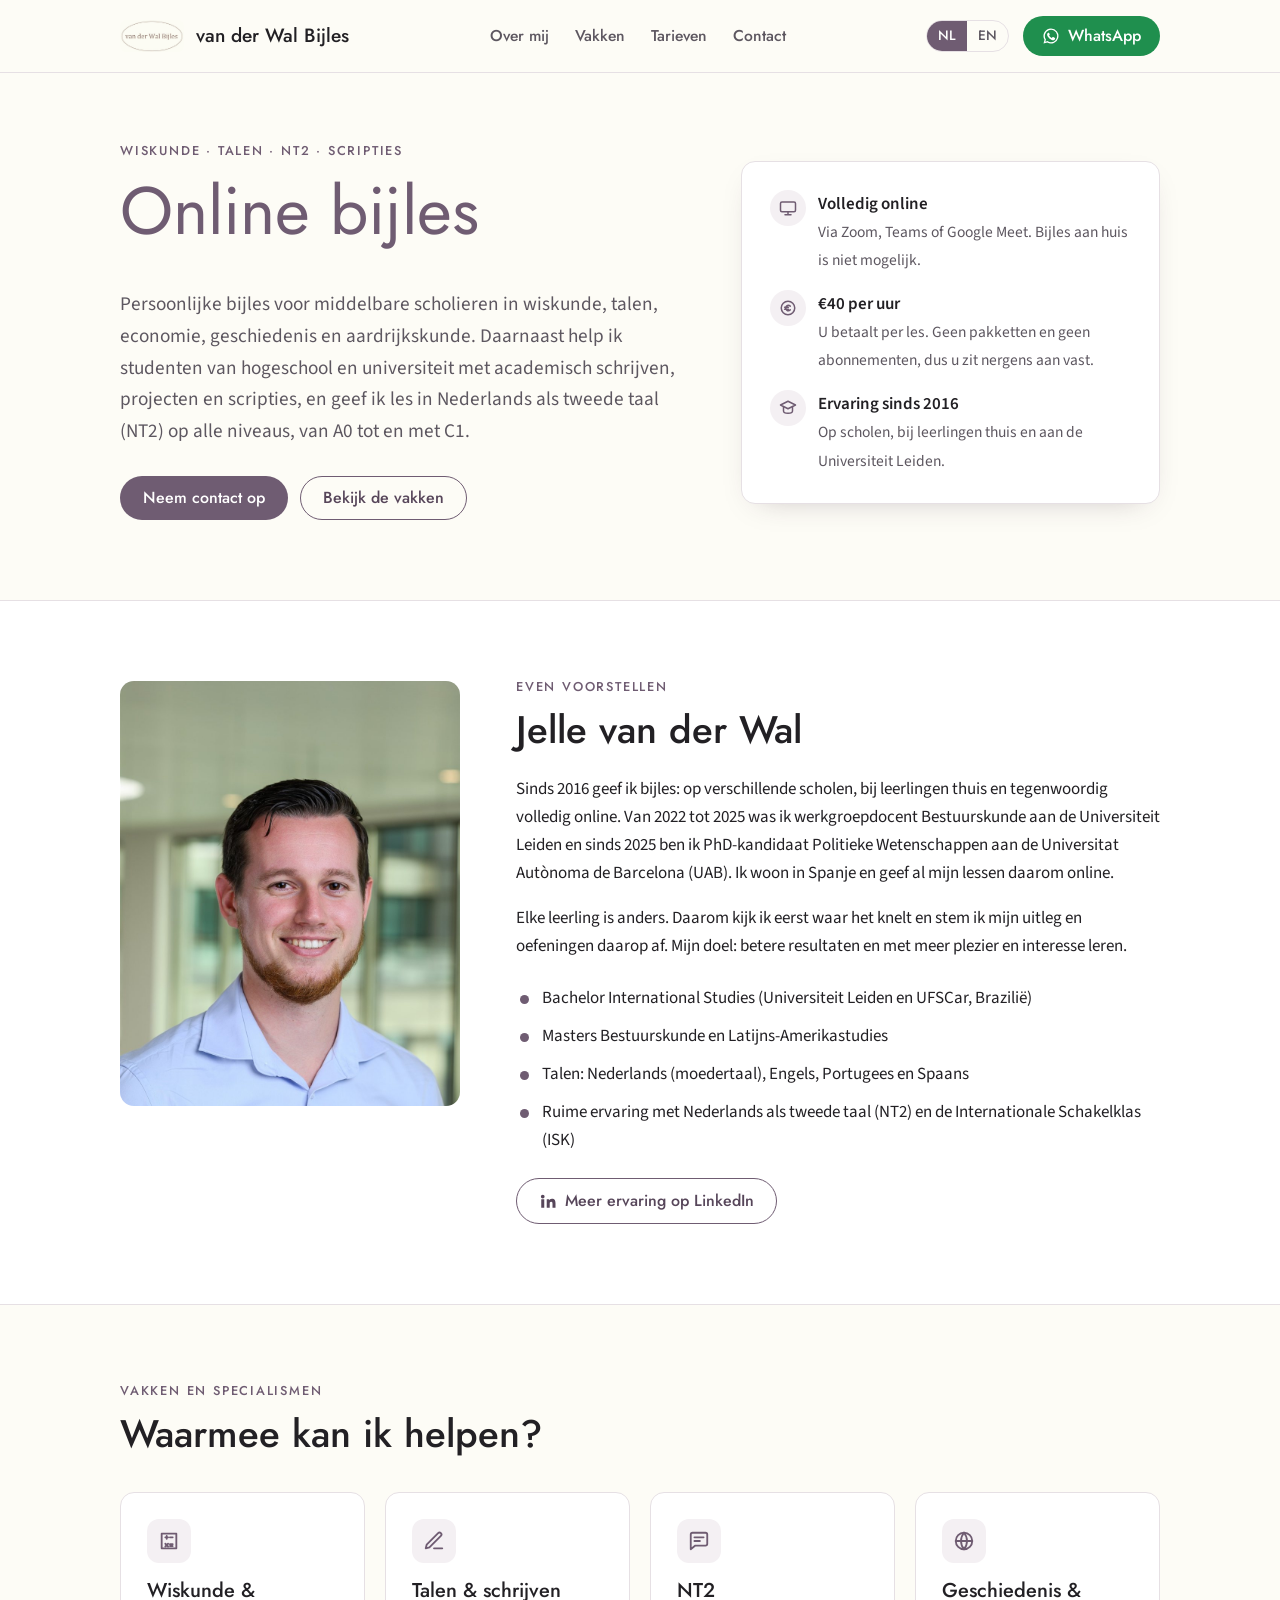
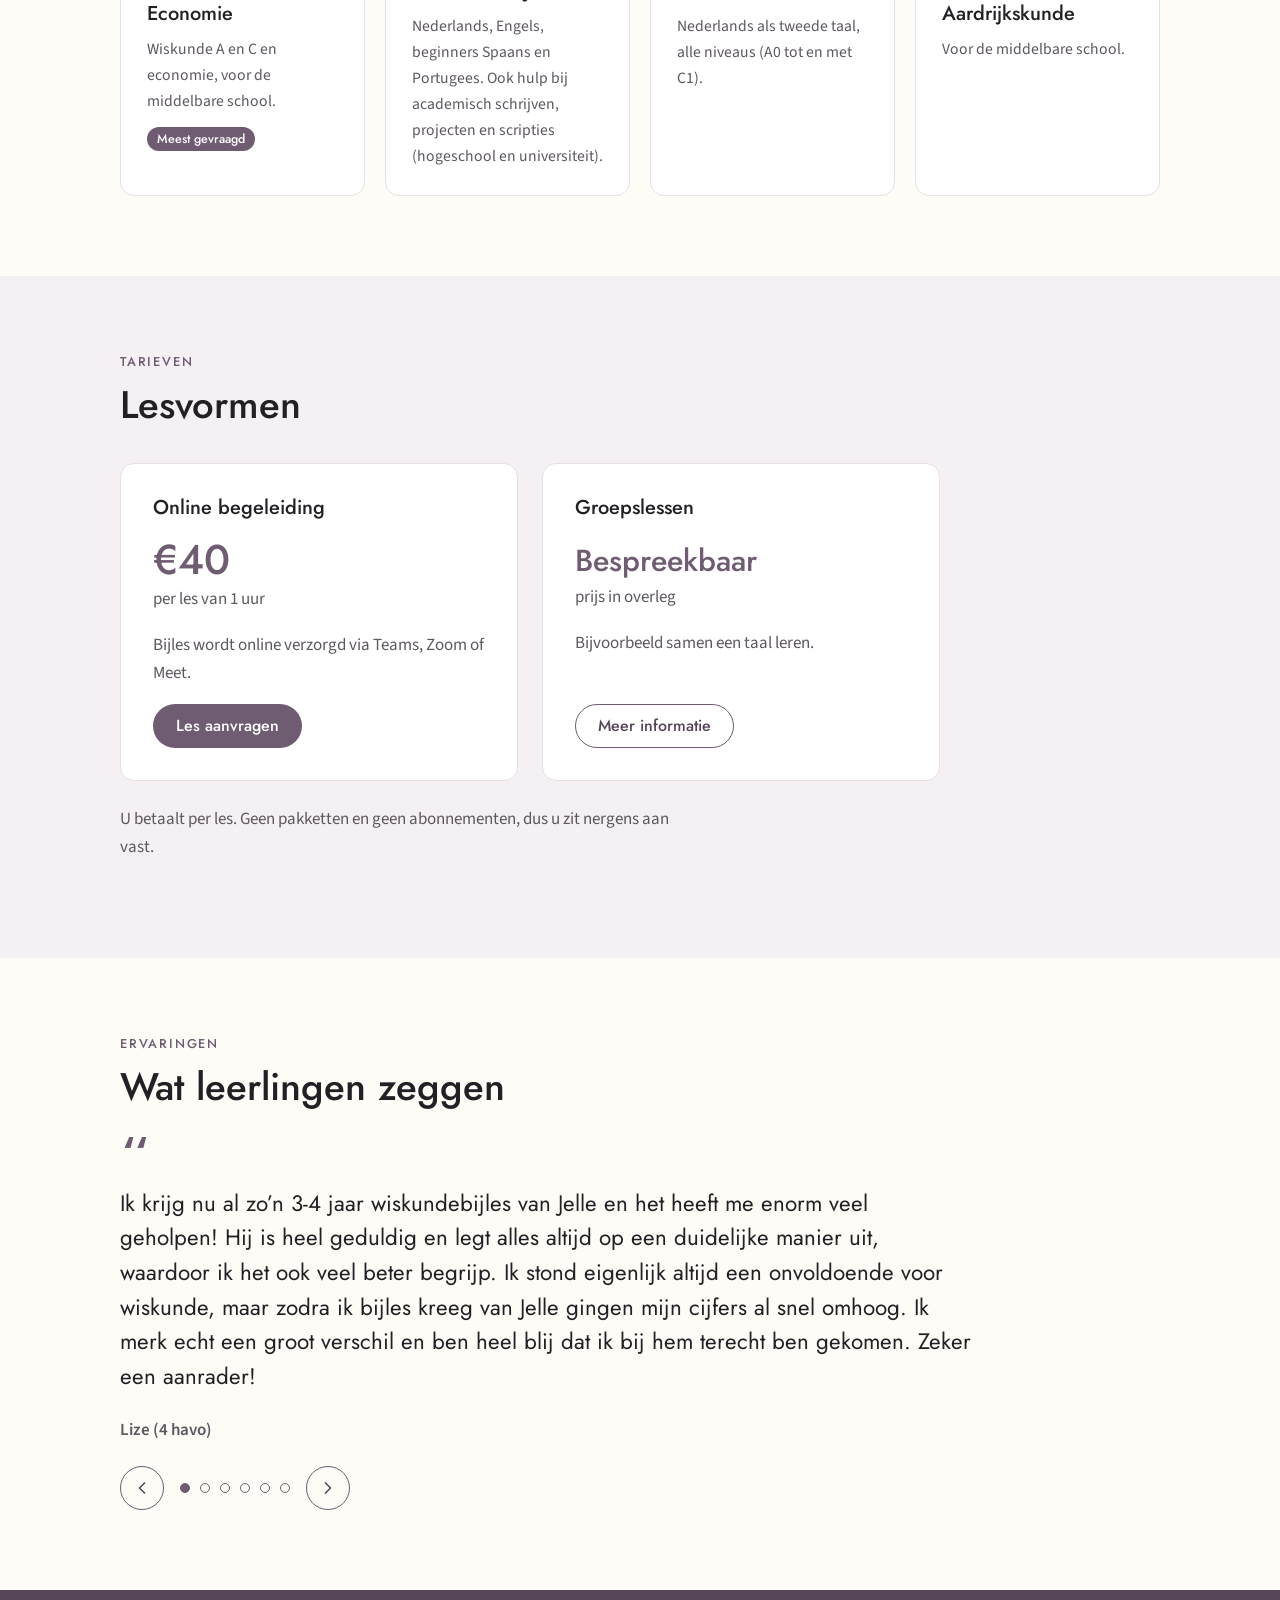
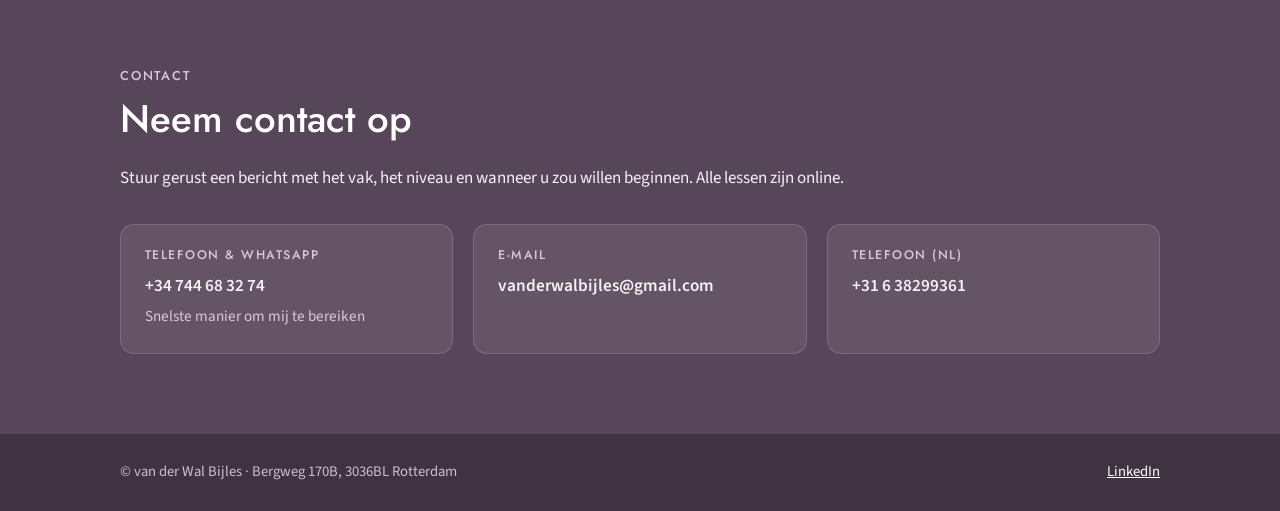
<file: index.html>
<!doctype html>
<html lang="nl">
<head>
<meta charset="utf-8">
<meta name="viewport" content="width=device-width, initial-scale=1">
<title>Online bijles wiskunde, talen en NT2 | van der Wal Bijles</title>
<meta name="description" content="Persoonlijke online bijles voor middelbare scholieren in wiskunde, talen, economie, geschiedenis en aardrijkskunde. Hulp bij academisch schrijven en scripties, en NT2 op alle niveaus. €40 per uur.">
<link rel="alternate" hreflang="nl" href="https://jellewvdwal.github.io/bijles/">
<link rel="alternate" hreflang="en" href="https://jellewvdwal.github.io/bijles/en/">
<link rel="preconnect" href="https://fonts.googleapis.com">
<link rel="preconnect" href="https://fonts.gstatic.com" crossorigin>
<link href="https://fonts.googleapis.com/css2?family=Jost:wght@400;500;600&family=Source+Sans+3:wght@400;600&display=swap" rel="stylesheet">
<link rel="stylesheet" href="css/style.css">
</head>
<body>

<header>
  <div class="wrap nav">
    <a class="brand" href="#top"><img src="img/logo.jpg" alt="Logo van der Wal Bijles"><span>van der Wal Bijles</span></a>
    <ul>
      <li><a href="#over-mij">Over mij</a></li>
      <li><a href="#vakken">Vakken</a></li>
      <li><a href="#tarieven">Tarieven</a></li>
      <li><a href="#contact">Contact</a></li>
    </ul>
    <div class="nav-right">
    <nav class="lang" aria-label="Taal / Language">
      <span aria-current="page" lang="nl">NL</span>
      <a href="en/" lang="en" hreflang="en">EN</a>
    </nav>
    <a class="btn btn-wa" href="https://wa.me/34744683274" aria-label="WhatsApp">
      <svg viewBox="0 0 24 24" fill="currentColor" aria-hidden="true"><path d="M12 2a10 10 0 0 0-8.6 15.1L2 22l5-1.3A10 10 0 1 0 12 2Zm0 18.2a8.2 8.2 0 0 1-4.2-1.2l-.3-.2-3 .8.8-2.9-.2-.3A8.2 8.2 0 1 1 12 20.2Zm4.5-6.1c-.2-.1-1.5-.7-1.7-.8-.2-.1-.4-.1-.6.1l-.8 1c-.1.2-.3.2-.5.1a6.7 6.7 0 0 1-3.3-2.9c-.2-.4.2-.4.7-1.3.1-.2 0-.3 0-.4l-.8-1.8c-.2-.5-.4-.4-.6-.4h-.5a1 1 0 0 0-.7.3 3 3 0 0 0-.9 2.2 5.2 5.2 0 0 0 1.1 2.7 11.8 11.8 0 0 0 4.5 4c1.7.7 2.3.8 3.2.6.5-.1 1.5-.6 1.7-1.2.2-.6.2-1.1.2-1.2-.1-.1-.3-.2-.5-.3Z"/></svg>
      <span>WhatsApp</span>
    </a>
    </div>
  </div>
</header>

<main id="top">

  <!-- Hero -->
  <section class="hero">
    <div class="wrap hero-grid">
      <div>
        <div class="eyebrow">Wiskunde · Talen · NT2 · Scripties</div>
        <h1>Online bijles</h1>
        <p class="lead">Persoonlijke bijles voor middelbare scholieren in wiskunde, talen, economie, geschiedenis en aardrijkskunde. Daarnaast help ik studenten van hogeschool en universiteit met academisch schrijven, projecten en scripties, en geef ik les in Nederlands als tweede taal (NT2) op alle niveaus, van A0 tot en met C1.</p>
        <div class="actions">
          <a class="btn btn-primary" href="#contact">Neem contact op</a>
          <a class="btn btn-ghost" href="#vakken">Bekijk de vakken</a>
        </div>
      </div>
      <aside class="facts" aria-label="Kort samengevat">
        <ul>
          <li>
            <div class="ic"><svg viewBox="0 0 24 24" fill="none" stroke="currentColor" stroke-width="2" stroke-linecap="round" stroke-linejoin="round"><rect x="2" y="4" width="20" height="13" rx="2"/><path d="M8 21h8M12 17v4"/></svg></div>
            <div><strong>Volledig online</strong><span>Via Zoom, Teams of Google Meet. Bijles aan huis is niet mogelijk.</span></div>
          </li>
          <li>
            <div class="ic"><svg viewBox="0 0 24 24" fill="none" stroke="currentColor" stroke-width="2" stroke-linecap="round" stroke-linejoin="round"><circle cx="12" cy="12" r="9"/><path d="M15 9.5a3.5 3.5 0 1 0 0 5M7.5 11h5M7.5 13.5h5"/></svg></div>
            <div><strong>€40 per uur</strong><span>U betaalt per les. Geen pakketten en geen abonnementen, dus u zit nergens aan vast.</span></div>
          </li>
          <li>
            <div class="ic"><svg viewBox="0 0 24 24" fill="none" stroke="currentColor" stroke-width="2" stroke-linecap="round" stroke-linejoin="round"><path d="M12 3 2 8l10 5 10-5-10-5Z"/><path d="M6 10.5V16c0 1.5 2.7 3 6 3s6-1.5 6-3v-5.5"/></svg></div>
            <div><strong>Ervaring sinds 2016</strong><span>Op scholen, bij leerlingen thuis en aan de Universiteit Leiden.</span></div>
          </li>
        </ul>
      </aside>
    </div>
  </section>

  <!-- About -->
  <section class="about" id="over-mij">
    <div class="wrap about-grid">
      <img class="portrait" src="img/portret.jpg" alt="Jelle van der Wal" width="900" height="1352">
      <div>
        <div class="eyebrow">Even voorstellen</div>
        <h2>Jelle van der Wal</h2>
        <p>Sinds 2016 geef ik bijles: op verschillende scholen, bij leerlingen thuis en tegenwoordig volledig online. Van 2022 tot 2025 was ik werkgroepdocent Bestuurskunde aan de Universiteit Leiden en sinds 2025 ben ik PhD-kandidaat Politieke Wetenschappen aan de Universitat Autònoma de Barcelona (UAB). Ik woon in Spanje en geef al mijn lessen daarom online.</p>
        <p>Elke leerling is anders. Daarom kijk ik eerst waar het knelt en stem ik mijn uitleg en oefeningen daarop af. Mijn doel: betere resultaten en met meer plezier en interesse leren.</p>
        <ul class="creds">
          <li>Bachelor International Studies (Universiteit Leiden en UFSCar, Brazilië)</li>
          <li>Masters Bestuurskunde en Latijns-Amerikastudies</li>
          <li>Talen: Nederlands (moedertaal), Engels, Portugees en Spaans</li>
          <li>Ruime ervaring met Nederlands als tweede taal (NT2) en de Internationale Schakelklas (ISK)</li>
        </ul>
        <a class="btn btn-ghost" href="https://www.linkedin.com/in/jelle-van-der-wal/" target="_blank" rel="noopener">
          <svg viewBox="0 0 24 24" fill="currentColor" aria-hidden="true"><path d="M4.98 3.5a2.5 2.5 0 1 1 0 5 2.5 2.5 0 0 1 0-5ZM3 9.5h4V21H3V9.5Zm6.5 0h3.8v1.6h.1c.5-1 1.8-2 3.8-2 4 0 4.8 2.6 4.8 6V21h-4v-5.1c0-1.2 0-2.8-1.7-2.8s-2 1.3-2 2.7V21h-4V9.5Z"/></svg>
          Meer ervaring op LinkedIn
        </a>
      </div>
    </div>
  </section>

  <!-- Subjects -->
  <section id="vakken">
    <div class="wrap">
      <div class="eyebrow">Vakken en specialismen</div>
      <h2>Waarmee kan ik helpen?</h2>
      <div class="cards">
        <article class="card">
          <div class="ic"><svg viewBox="0 0 24 24" fill="none" stroke="currentColor" stroke-width="2" stroke-linecap="round" stroke-linejoin="round"><path d="M4 4h16v16H4z"/><path d="M8 8h3M9.5 6.5v3M13 8h3M8 15l3 3M11 15l-3 3M13 15.5h3M13 17.5h3"/></svg></div>
          <h3>Wiskunde &amp; Economie</h3>
          <p>Wiskunde A en C en economie, voor de middelbare school.</p>
          <span class="tag">Meest gevraagd</span>
        </article>
        <article class="card">
          <div class="ic"><svg viewBox="0 0 24 24" fill="none" stroke="currentColor" stroke-width="2" stroke-linecap="round" stroke-linejoin="round"><path d="M12 20h9"/><path d="M16.5 3.5a2.1 2.1 0 0 1 3 3L7 19l-4 1 1-4Z"/></svg></div>
          <h3>Talen &amp; schrijven</h3>
          <p>Nederlands, Engels, beginners Spaans en Portugees. Ook hulp bij academisch schrijven, projecten en scripties (hogeschool en universiteit).</p>
        </article>
        <article class="card">
          <div class="ic"><svg viewBox="0 0 24 24" fill="none" stroke="currentColor" stroke-width="2" stroke-linecap="round" stroke-linejoin="round"><path d="M7 8h10M7 12h6"/><path d="M21 15a2 2 0 0 1-2 2H8l-5 4V5a2 2 0 0 1 2-2h14a2 2 0 0 1 2 2Z"/></svg></div>
          <h3>NT2</h3>
          <p>Nederlands als tweede taal, alle niveaus (A0 tot en met C1).</p>
        </article>
        <article class="card">
          <div class="ic"><svg viewBox="0 0 24 24" fill="none" stroke="currentColor" stroke-width="2" stroke-linecap="round" stroke-linejoin="round"><circle cx="12" cy="12" r="9"/><path d="M3 12h18M12 3a14 14 0 0 1 0 18M12 3a14 14 0 0 0 0 18"/></svg></div>
          <h3>Geschiedenis &amp; Aardrijkskunde</h3>
          <p>Voor de middelbare school.</p>
        </article>
      </div>
    </div>
  </section>

  <!-- Pricing -->
  <section class="pricing" id="tarieven">
    <div class="wrap">
      <div class="eyebrow">Tarieven</div>
      <h2>Lesvormen</h2>
      <div class="price-grid">
        <div class="price">
          <h3>Online begeleiding</h3>
          <div class="amount">€40</div>
          <div class="unit">per les van 1 uur</div>
          <p>Bijles wordt online verzorgd via Teams, Zoom of Meet.</p>
          <a class="btn btn-primary" href="#contact">Les aanvragen</a>
        </div>
        <div class="price">
          <h3>Groepslessen</h3>
          <div class="amount small">Bespreekbaar</div>
          <div class="unit">prijs in overleg</div>
          <p>Bijvoorbeeld samen een taal leren.</p>
          <a class="btn btn-ghost" href="#contact">Meer informatie</a>
        </div>
      </div>
      <p class="note">U betaalt per les. Geen pakketten en geen abonnementen, dus u zit nergens aan vast.</p>
    </div>
  </section>

  <!-- Testimonial -->
  <section id="ervaringen">
    <div class="wrap">
      <div class="eyebrow">Ervaringen</div>
      <h2>Wat leerlingen zeggen</h2>
      <div class="slider" aria-roledescription="carrousel" aria-label="Beoordelingen">
        <div class="slides" id="slides">
          <blockquote class="slide" aria-roledescription="dia" aria-label="1 van 6">
            <p>Ik krijg nu al zo’n 3-4 jaar wiskundebijles van Jelle en het heeft me enorm veel geholpen! Hij is heel geduldig en legt alles altijd op een duidelijke manier uit, waardoor ik het ook veel beter begrijp. Ik stond eigenlijk altijd een onvoldoende voor wiskunde, maar zodra ik bijles kreeg van Jelle gingen mijn cijfers al snel omhoog. Ik merk echt een groot verschil en ben heel blij dat ik bij hem terecht ben gekomen. Zeker een aanrader!</p>
            <footer>Lize (4 havo)</footer>
          </blockquote>
          <blockquote class="slide" aria-roledescription="dia" aria-label="2 van 6">
            <p>Erg blij met de hulp die ik van Jelle heb gekregen!! Hij heeft mij ontzettend fijn geholpen en ik voelde me altijd op mijn gemak bij hem! Hij legt alles rustig en duidelijk uit. Als ik iets niet meteen begreep, nam hij echt de tijd om het op een andere manier uit te leggen, zodat ik het alsnog begreep! Zeker een aanrader!</p>
            <footer>Christina (hbo Social Work)</footer>
          </blockquote>
          <blockquote class="slide" aria-roledescription="dia" aria-label="3 van 6">
            <p>Hallo allemaal! Ik wil jullie zeggen dat Jelle één van de beste, sterker nog, professioneelste bijlesdocenten is. Ik heb bijles van Jelle gehad tijdens de lockdown voor het vak Engels. We deden het online. Ik stond een onvoldoende voor Engels, maar dat veranderde helemaal toen Jelle me bijles gaf voor Engels. Uiteindelijk stond ik een voldoende voor het vak Engels. Ik raad je zeer zeker aan om Jelle als bijlesdocent te hebben als je moeite hebt. Je gaat er echt maar ook echt geen spijt van krijgen!</p>
            <footer>Hawraz Rashid (4 havo)</footer>
          </blockquote>
          <blockquote class="slide" aria-roledescription="dia" aria-label="4 van 6">
            <p>I have been learning Dutch with Jelle online for a few months and I can recommend him. It was during the second Covid lockdown and the online class with him was great, I learnt a lot and used well my time during the long evenings of the lockdown. He prepared well all our lessons, and tailored his explanations and exercises to the points I found more difficult. He is professional and experienced, and will get back to learn Dutch with him next time (hopefully without a lockdown:)</p>
            <footer>Marco Garcia (Adult)</footer>
          </blockquote>
          <blockquote class="slide" aria-roledescription="dia" aria-label="5 van 6">
            <p>Ik ben een student van MBO nu en afgelopen 2~3 jaar in 3e tot en met 4e jaar heeft Jelle me enorm goed geholpen met al mijn vakken waar ik slecht voor stond. Bijles is heel erg flexibel en leuk en hij legt je van begin tot einde uit. In leerjaar 3 had ik een probleem waardoor ik niet naar school kon voor 3 maanden, maar bijles van hem heeft mij geholpen waardoor ik toch voor alle toetsen en proefexamens geslaagd ben. Echt een aanrader.</p>
            <footer>Zoen-Seo Kim (vmbo-tl)</footer>
          </blockquote>
          <blockquote class="slide" aria-roledescription="dia" aria-label="6 van 6">
            <p>Ik heb in mijn eindexamen vwo bijles gekregen van Jelle voor economie. Dit heeft mij heel erg geholpen, goede en duidelijke uitleg. We besteedden ook altijd de volle tijd en ik kon hem altijd een berichtje sturen als ik een vraag had.</p>
            <footer>Tessa Brandenburg (6 vwo)</footer>
          </blockquote>
        </div>
        <div class="slider-nav">
          <button type="button" class="arrow" id="prev" aria-label="Vorige beoordeling"><svg viewBox="0 0 24 24" fill="none" stroke="currentColor" stroke-width="2" stroke-linecap="round" stroke-linejoin="round"><path d="m15 18-6-6 6-6"/></svg></button>
          <div class="dots" id="dots"></div>
          <button type="button" class="arrow" id="next" aria-label="Volgende beoordeling"><svg viewBox="0 0 24 24" fill="none" stroke="currentColor" stroke-width="2" stroke-linecap="round" stroke-linejoin="round"><path d="m9 18 6-6-6-6"/></svg></button>
        </div>
      </div>
    </div>
  </section>

  <!-- Contact -->
  <section class="contact" id="contact">
    <div class="wrap">
      <div class="eyebrow">Contact</div>
      <h2>Neem contact op</h2>
      <p>Stuur gerust een bericht met het vak, het niveau en wanneer u zou willen beginnen. Alle lessen zijn online.</p>
      <div class="contact-grid">
        <a class="c-item" href="https://wa.me/34744683274">
          <small>Telefoon &amp; WhatsApp</small>
          <strong>+34 744 68 32 74</strong>
          <span>Snelste manier om mij te bereiken</span>        </a>
        <a class="c-item" href="mailto:vanderwalbijles@gmail.com">
          <small>E-mail</small>
          <strong>vanderwalbijles@gmail.com</strong>
        </a>
        <a class="c-item" href="tel:+31638299361">
          <small>Telefoon (NL)</small>
          <strong>+31 6 38299361</strong>
        </a>
      </div>
    </div>
  </section>

</main>

<footer class="site">
  <div class="wrap">
    <span>© van der Wal Bijles · Bergweg 170B, 3036BL Rotterdam</span>
    <a href="https://www.linkedin.com/in/jelle-van-der-wal/" target="_blank" rel="noopener">LinkedIn</a>
  </div>
</footer>

<script src="js/reviews.js"></script>
</body>
</html>
</file>
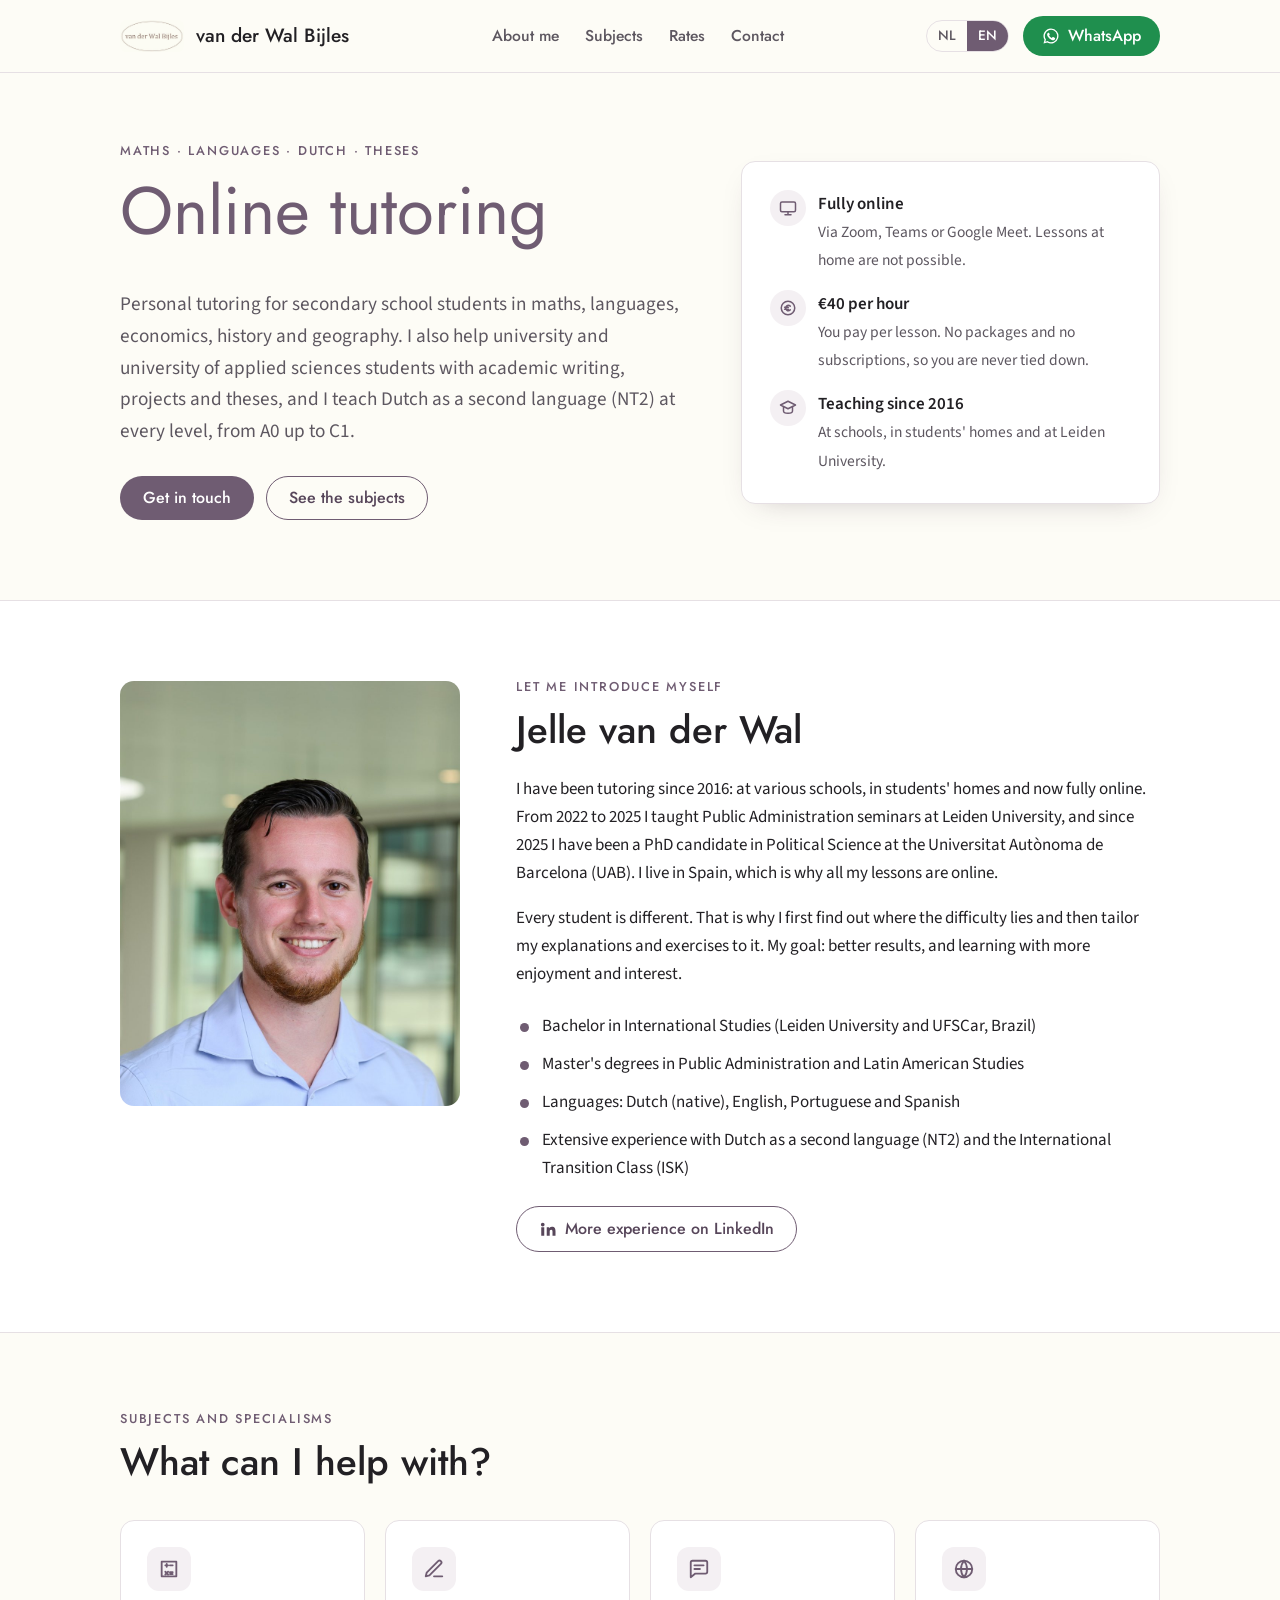
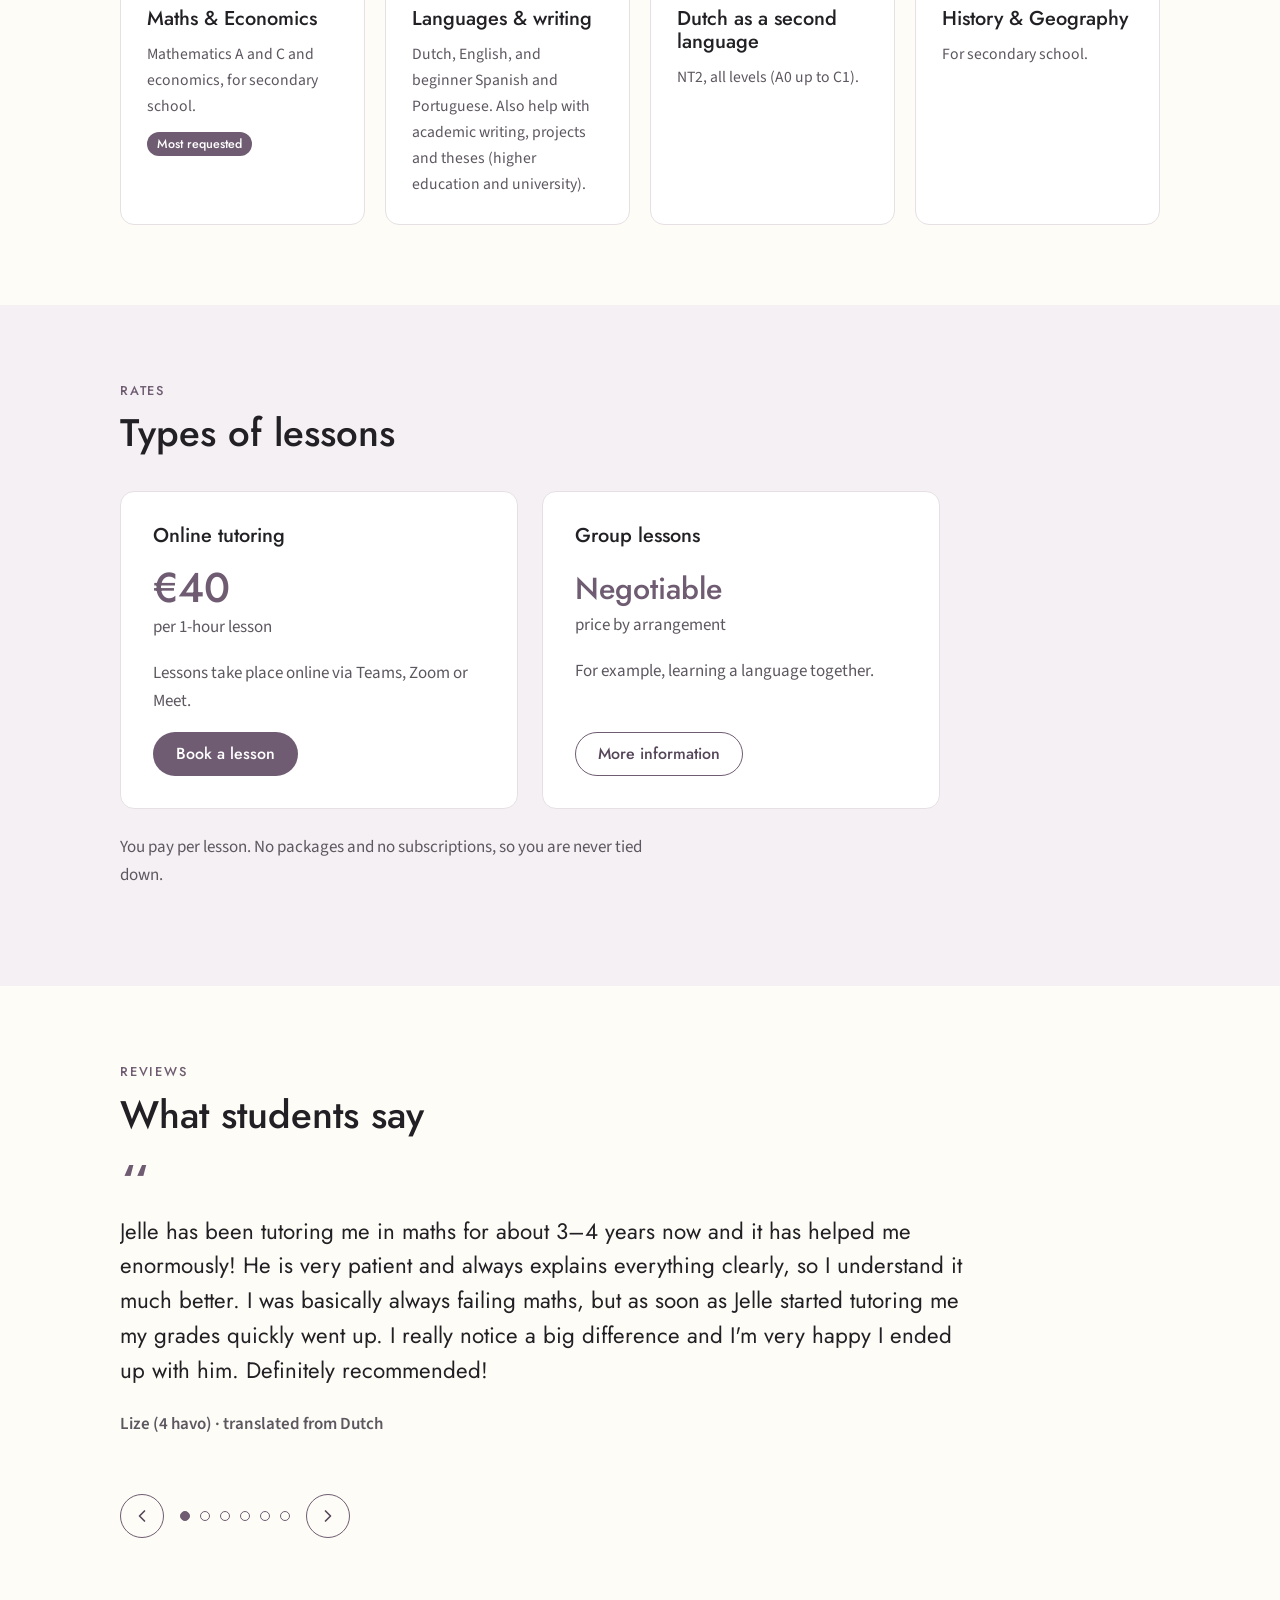
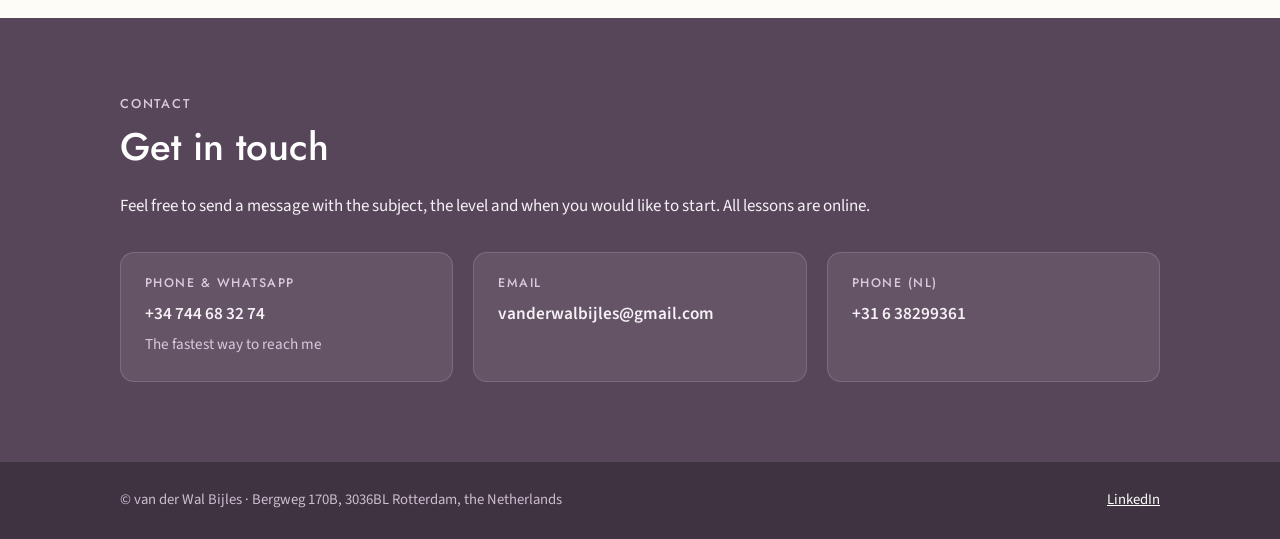
<file: en/index.html>
<!doctype html>
<html lang="en">
<head>
<meta charset="utf-8">
<meta name="viewport" content="width=device-width, initial-scale=1">
<title>Online tutoring in maths, languages and Dutch | van der Wal Bijles</title>
<meta name="description" content="Personal online tutoring for secondary school students in maths, languages, economics, history and geography. Help with academic writing and theses, and Dutch as a second language at every level. €40 per hour.">
<link rel="alternate" hreflang="nl" href="https://jellewvdwal.github.io/bijles/">
<link rel="alternate" hreflang="en" href="https://jellewvdwal.github.io/bijles/en/">
<link rel="preconnect" href="https://fonts.googleapis.com">
<link rel="preconnect" href="https://fonts.gstatic.com" crossorigin>
<link href="https://fonts.googleapis.com/css2?family=Jost:wght@400;500;600&family=Source+Sans+3:wght@400;600&display=swap" rel="stylesheet">
<link rel="stylesheet" href="../css/style.css">
</head>
<body>

<header>
  <div class="wrap nav">
    <a class="brand" href="#top"><img src="../img/logo.jpg" alt="van der Wal Bijles logo"><span>van der Wal Bijles</span></a>
    <ul>
      <li><a href="#about">About me</a></li>
      <li><a href="#subjects">Subjects</a></li>
      <li><a href="#rates">Rates</a></li>
      <li><a href="#contact">Contact</a></li>
    </ul>
    <div class="nav-right">
    <nav class="lang" aria-label="Language / Taal">
      <a href="../" lang="nl" hreflang="nl">NL</a>
      <span aria-current="page" lang="en">EN</span>
    </nav>
    <a class="btn btn-wa" href="https://wa.me/34744683274" aria-label="WhatsApp">
      <svg viewBox="0 0 24 24" fill="currentColor" aria-hidden="true"><path d="M12 2a10 10 0 0 0-8.6 15.1L2 22l5-1.3A10 10 0 1 0 12 2Zm0 18.2a8.2 8.2 0 0 1-4.2-1.2l-.3-.2-3 .8.8-2.9-.2-.3A8.2 8.2 0 1 1 12 20.2Zm4.5-6.1c-.2-.1-1.5-.7-1.7-.8-.2-.1-.4-.1-.6.1l-.8 1c-.1.2-.3.2-.5.1a6.7 6.7 0 0 1-3.3-2.9c-.2-.4.2-.4.7-1.3.1-.2 0-.3 0-.4l-.8-1.8c-.2-.5-.4-.4-.6-.4h-.5a1 1 0 0 0-.7.3 3 3 0 0 0-.9 2.2 5.2 5.2 0 0 0 1.1 2.7 11.8 11.8 0 0 0 4.5 4c1.7.7 2.3.8 3.2.6.5-.1 1.5-.6 1.7-1.2.2-.6.2-1.1.2-1.2-.1-.1-.3-.2-.5-.3Z"/></svg>
      <span>WhatsApp</span>
    </a>
    </div>
  </div>
</header>

<main id="top">

  <!-- Hero -->
  <section class="hero">
    <div class="wrap hero-grid">
      <div>
        <div class="eyebrow">Maths · Languages · Dutch · Theses</div>
        <h1>Online tutoring</h1>
        <p class="lead">Personal tutoring for secondary school students in maths, languages, economics, history and geography. I also help university and university of applied sciences students with academic writing, projects and theses, and I teach Dutch as a second language (NT2) at every level, from A0 up to C1.</p>
        <div class="actions">
          <a class="btn btn-primary" href="#contact">Get in touch</a>
          <a class="btn btn-ghost" href="#subjects">See the subjects</a>
        </div>
      </div>
      <aside class="facts" aria-label="At a glance">
        <ul>
          <li>
            <div class="ic"><svg viewBox="0 0 24 24" fill="none" stroke="currentColor" stroke-width="2" stroke-linecap="round" stroke-linejoin="round"><rect x="2" y="4" width="20" height="13" rx="2"/><path d="M8 21h8M12 17v4"/></svg></div>
            <div><strong>Fully online</strong><span>Via Zoom, Teams or Google Meet. Lessons at home are not possible.</span></div>
          </li>
          <li>
            <div class="ic"><svg viewBox="0 0 24 24" fill="none" stroke="currentColor" stroke-width="2" stroke-linecap="round" stroke-linejoin="round"><circle cx="12" cy="12" r="9"/><path d="M15 9.5a3.5 3.5 0 1 0 0 5M7.5 11h5M7.5 13.5h5"/></svg></div>
            <div><strong>€40 per hour</strong><span>You pay per lesson. No packages and no subscriptions, so you are never tied down.</span></div>
          </li>
          <li>
            <div class="ic"><svg viewBox="0 0 24 24" fill="none" stroke="currentColor" stroke-width="2" stroke-linecap="round" stroke-linejoin="round"><path d="M12 3 2 8l10 5 10-5-10-5Z"/><path d="M6 10.5V16c0 1.5 2.7 3 6 3s6-1.5 6-3v-5.5"/></svg></div>
            <div><strong>Teaching since 2016</strong><span>At schools, in students' homes and at Leiden University.</span></div>
          </li>
        </ul>
      </aside>
    </div>
  </section>

  <!-- About -->
  <section class="about" id="about">
    <div class="wrap about-grid">
      <img class="portrait" src="../img/portret.jpg" alt="Jelle van der Wal" width="900" height="1352">
      <div>
        <div class="eyebrow">Let me introduce myself</div>
        <h2>Jelle van der Wal</h2>
        <p>I have been tutoring since 2016: at various schools, in students' homes and now fully online. From 2022 to 2025 I taught Public Administration seminars at Leiden University, and since 2025 I have been a PhD candidate in Political Science at the Universitat Autònoma de Barcelona (UAB). I live in Spain, which is why all my lessons are online.</p>
        <p>Every student is different. That is why I first find out where the difficulty lies and then tailor my explanations and exercises to it. My goal: better results, and learning with more enjoyment and interest.</p>
        <ul class="creds">
          <li>Bachelor in International Studies (Leiden University and UFSCar, Brazil)</li>
          <li>Master's degrees in Public Administration and Latin American Studies</li>
          <li>Languages: Dutch (native), English, Portuguese and Spanish</li>
          <li>Extensive experience with Dutch as a second language (NT2) and the International Transition Class (ISK)</li>
        </ul>
        <a class="btn btn-ghost" href="https://www.linkedin.com/in/jelle-van-der-wal/" target="_blank" rel="noopener">
          <svg viewBox="0 0 24 24" fill="currentColor" aria-hidden="true"><path d="M4.98 3.5a2.5 2.5 0 1 1 0 5 2.5 2.5 0 0 1 0-5ZM3 9.5h4V21H3V9.5Zm6.5 0h3.8v1.6h.1c.5-1 1.8-2 3.8-2 4 0 4.8 2.6 4.8 6V21h-4v-5.1c0-1.2 0-2.8-1.7-2.8s-2 1.3-2 2.7V21h-4V9.5Z"/></svg>
          More experience on LinkedIn
        </a>
      </div>
    </div>
  </section>

  <!-- Subjects -->
  <section id="subjects">
    <div class="wrap">
      <div class="eyebrow">Subjects and specialisms</div>
      <h2>What can I help with?</h2>
      <div class="cards">
        <article class="card">
          <div class="ic"><svg viewBox="0 0 24 24" fill="none" stroke="currentColor" stroke-width="2" stroke-linecap="round" stroke-linejoin="round"><path d="M4 4h16v16H4z"/><path d="M8 8h3M9.5 6.5v3M13 8h3M8 15l3 3M11 15l-3 3M13 15.5h3M13 17.5h3"/></svg></div>
          <h3>Maths &amp; Economics</h3>
          <p>Mathematics A and C and economics, for secondary school.</p>
          <span class="tag">Most requested</span>
        </article>
        <article class="card">
          <div class="ic"><svg viewBox="0 0 24 24" fill="none" stroke="currentColor" stroke-width="2" stroke-linecap="round" stroke-linejoin="round"><path d="M12 20h9"/><path d="M16.5 3.5a2.1 2.1 0 0 1 3 3L7 19l-4 1 1-4Z"/></svg></div>
          <h3>Languages &amp; writing</h3>
          <p>Dutch, English, and beginner Spanish and Portuguese. Also help with academic writing, projects and theses (higher education and university).</p>
        </article>
        <article class="card">
          <div class="ic"><svg viewBox="0 0 24 24" fill="none" stroke="currentColor" stroke-width="2" stroke-linecap="round" stroke-linejoin="round"><path d="M7 8h10M7 12h6"/><path d="M21 15a2 2 0 0 1-2 2H8l-5 4V5a2 2 0 0 1 2-2h14a2 2 0 0 1 2 2Z"/></svg></div>
          <h3>Dutch as a second language</h3>
          <p>NT2, all levels (A0 up to C1).</p>
        </article>
        <article class="card">
          <div class="ic"><svg viewBox="0 0 24 24" fill="none" stroke="currentColor" stroke-width="2" stroke-linecap="round" stroke-linejoin="round"><circle cx="12" cy="12" r="9"/><path d="M3 12h18M12 3a14 14 0 0 1 0 18M12 3a14 14 0 0 0 0 18"/></svg></div>
          <h3>History &amp; Geography</h3>
          <p>For secondary school.</p>
        </article>
      </div>
    </div>
  </section>

  <!-- Pricing -->
  <section class="pricing" id="rates">
    <div class="wrap">
      <div class="eyebrow">Rates</div>
      <h2>Types of lessons</h2>
      <div class="price-grid">
        <div class="price">
          <h3>Online tutoring</h3>
          <div class="amount">€40</div>
          <div class="unit">per 1-hour lesson</div>
          <p>Lessons take place online via Teams, Zoom or Meet.</p>
          <a class="btn btn-primary" href="#contact">Book a lesson</a>
        </div>
        <div class="price">
          <h3>Group lessons</h3>
          <div class="amount small">Negotiable</div>
          <div class="unit">price by arrangement</div>
          <p>For example, learning a language together.</p>
          <a class="btn btn-ghost" href="#contact">More information</a>
        </div>
      </div>
      <p class="note">You pay per lesson. No packages and no subscriptions, so you are never tied down.</p>
    </div>
  </section>

  <!-- Testimonial -->
  <section id="reviews">
    <div class="wrap">
      <div class="eyebrow">Reviews</div>
      <h2>What students say</h2>
      <div class="slider" aria-roledescription="carousel" aria-label="Reviews">
        <div class="slides" id="slides">
          <blockquote class="slide" aria-roledescription="slide" aria-label="1 of 6">
            <p>Jelle has been tutoring me in maths for about 3–4 years now and it has helped me enormously! He is very patient and always explains everything clearly, so I understand it much better. I was basically always failing maths, but as soon as Jelle started tutoring me my grades quickly went up. I really notice a big difference and I'm very happy I ended up with him. Definitely recommended!</p>
            <footer>Lize (4 havo) · translated from Dutch</footer>
          </blockquote>
          <blockquote class="slide" aria-roledescription="slide" aria-label="2 of 6">
            <p>Very happy with the help I got from Jelle!! He helped me so well and I always felt at ease with him! He explains everything calmly and clearly. When I didn't understand something straight away, he really took the time to explain it in a different way so that I still got it! Definitely recommended!</p>
            <footer>Christina (Social Work, university of applied sciences) · translated from Dutch</footer>
          </blockquote>
          <blockquote class="slide" aria-roledescription="slide" aria-label="3 of 6">
            <p>Hello everyone! I want to tell you that Jelle is one of the best, even the most professional, tutors there is. Jelle tutored me in English during the lockdown. We did it online. I was failing English, but that changed completely when Jelle started tutoring me. In the end I had a pass mark for English. I definitely recommend having Jelle as your tutor if you are struggling. You really, really won't regret it!</p>
            <footer>Hawraz Rashid (4 havo) · translated from Dutch</footer>
          </blockquote>
          <blockquote class="slide" aria-roledescription="slide" aria-label="4 of 6">
            <p>I have been learning Dutch with Jelle online for a few months and I can recommend him. It was during the second Covid lockdown and the online class with him was great, I learnt a lot and used well my time during the long evenings of the lockdown. He prepared well all our lessons, and tailored his explanations and exercises to the points I found more difficult. He is professional and experienced, and will get back to learn Dutch with him next time (hopefully without a lockdown:)</p>
            <footer>Marco Garcia (Adult)</footer>
          </blockquote>
          <blockquote class="slide" aria-roledescription="slide" aria-label="5 of 6">
            <p>I'm now an MBO student, and over the past 2–3 years, in my 3rd and 4th year, Jelle helped me enormously with all the subjects I was struggling with. The tutoring is very flexible and fun, and he explains everything from start to finish. In year 3 I had a problem that kept me from going to school for 3 months, but his tutoring helped me pass all my tests and mock exams anyway. Highly recommended.</p>
            <footer>Zoen-Seo Kim (vmbo-tl) · translated from Dutch</footer>
          </blockquote>
          <blockquote class="slide" aria-roledescription="slide" aria-label="6 of 6">
            <p>Jelle tutored me in economics during my final vwo exam year. It helped me a lot: good, clear explanations. We always used the full time, and I could always send him a message if I had a question.</p>
            <footer>Tessa Brandenburg (6 vwo) · translated from Dutch</footer>
          </blockquote>
        </div>
        <div class="slider-nav">
          <button type="button" class="arrow" id="prev" aria-label="Previous review"><svg viewBox="0 0 24 24" fill="none" stroke="currentColor" stroke-width="2" stroke-linecap="round" stroke-linejoin="round"><path d="m15 18-6-6 6-6"/></svg></button>
          <div class="dots" id="dots"></div>
          <button type="button" class="arrow" id="next" aria-label="Next review"><svg viewBox="0 0 24 24" fill="none" stroke="currentColor" stroke-width="2" stroke-linecap="round" stroke-linejoin="round"><path d="m9 18 6-6-6-6"/></svg></button>
        </div>
      </div>
    </div>
  </section>

  <!-- Contact -->
  <section class="contact" id="contact">
    <div class="wrap">
      <div class="eyebrow">Contact</div>
      <h2>Get in touch</h2>
      <p>Feel free to send a message with the subject, the level and when you would like to start. All lessons are online.</p>
      <div class="contact-grid">
        <a class="c-item" href="https://wa.me/34744683274">
          <small>Phone &amp; WhatsApp</small>
          <strong>+34 744 68 32 74</strong>
          <span>The fastest way to reach me</span>
        </a>
        <a class="c-item" href="mailto:vanderwalbijles@gmail.com">
          <small>Email</small>
          <strong>vanderwalbijles@gmail.com</strong>
        </a>
        <a class="c-item" href="tel:+31638299361">
          <small>Phone (NL)</small>
          <strong>+31 6 38299361</strong>
        </a>
      </div>
    </div>
  </section>

</main>

<footer class="site">
  <div class="wrap">
    <span>© van der Wal Bijles · Bergweg 170B, 3036BL Rotterdam, the Netherlands</span>
    <a href="https://www.linkedin.com/in/jelle-van-der-wal/" target="_blank" rel="noopener">LinkedIn</a>
  </div>
</footer>

<script src="../js/reviews.js"></script>
</body>
</html>
</file>
<file: css/style.css>
:root {
    --bg: #fdfcf6;
    --surface: #ffffff;
    --tint: #f4f0f3;
    --text: #222024;
    --muted: #5d5760;
    --accent: #6f5c72;
    --accent-dark: #57465a;
    --line: #e6e0e4;
    --wa: #1f8f4e;
    --radius: 14px;
    --max: 1080px;
  }
  * { box-sizing: border-box; }
  html { scroll-behavior: smooth; }
  body {
    margin: 0;
    background: var(--bg);
    color: var(--text);
    font: 400 1.0625rem/1.65 "Source Sans 3", system-ui, sans-serif;
  }
  img { max-width: 100%; display: block; }
  a { color: var(--accent-dark); }
  h1, h2, h3 { font-family: "Jost", system-ui, sans-serif; font-weight: 500; line-height: 1.15; margin: 0 0 .6em; }
  h1 { font-size: clamp(2.6rem, 6vw, 4.2rem); color: var(--accent); font-weight: 400; }
  h2 { font-size: clamp(1.8rem, 3.5vw, 2.4rem); }
  h3 { font-size: 1.25rem; }
  p { margin: 0 0 1em; }
  .wrap { max-width: var(--max); margin: 0 auto; padding: 0 20px; }
  section { padding: 80px 0; }
  .eyebrow { font: 500 .8rem/1 "Jost", sans-serif; letter-spacing: .14em; text-transform: uppercase; color: var(--accent); margin-bottom: 14px; }

  /* Buttons */
  .btn { display: inline-flex; align-items: center; gap: 8px; padding: 13px 22px; border-radius: 999px; font: 500 1rem/1 "Jost", sans-serif; text-decoration: none; border: 1.5px solid transparent; transition: background .15s, color .15s; }
  .btn-primary { background: var(--accent); color: #fff; }
  .btn-primary:hover { background: var(--accent-dark); }
  .btn-ghost { border-color: var(--accent); color: var(--accent-dark); }
  .btn-ghost:hover { background: var(--tint); }
  .btn-wa { background: var(--wa); color: #fff; }
  .btn-wa:hover { background: #17733e; }
  .btn svg { width: 18px; height: 18px; flex: none; }

  /* Header */
  header { position: sticky; top: 0; z-index: 10; background: rgba(253,252,246,.94); backdrop-filter: blur(6px); border-bottom: 1px solid var(--line); }
  .nav { display: flex; align-items: center; justify-content: space-between; gap: 16px; height: 72px; }
  .brand { display: flex; align-items: center; gap: 12px; text-decoration: none; color: var(--text); font: 500 1.2rem/1 "Jost", sans-serif; }
  .brand img { width: 64px; height: auto; border-radius: 6px; }
  .nav ul { display: flex; gap: 26px; list-style: none; margin: 0; padding: 0; }
  .nav ul a { text-decoration: none; color: var(--muted); font: 500 .98rem/1 "Jost", sans-serif; }
  .nav ul a:hover { color: var(--accent-dark); }
  .nav .btn { padding: 10px 18px; }

  /* Hero */
  .hero { padding: 72px 0 80px; }
  .hero-grid { display: grid; grid-template-columns: 1.35fr 1fr; gap: 56px; align-items: center; }
  .hero .lead { font-size: 1.2rem; color: var(--muted); max-width: 56ch; }
  .hero .actions { display: flex; flex-wrap: wrap; gap: 12px; margin-top: 28px; }
  .facts { background: var(--surface); border: 1px solid var(--line); border-radius: var(--radius); padding: 28px; box-shadow: 0 10px 30px -18px rgba(60,40,60,.35); }
  .facts h3 { margin-bottom: 18px; }
  .facts ul { list-style: none; margin: 0; padding: 0; display: grid; gap: 16px; }
  .facts li { display: grid; grid-template-columns: 36px 1fr; gap: 12px; align-items: start; }
  .facts .ic { width: 36px; height: 36px; border-radius: 50%; background: var(--tint); color: var(--accent); display: grid; place-items: center; }
  .facts .ic svg { width: 18px; height: 18px; }
  .facts strong { display: block; font-weight: 600; }
  .facts span { color: var(--muted); font-size: .97rem; }

  /* About */
  .about { background: var(--surface); border-block: 1px solid var(--line); }
  .about-grid { display: grid; grid-template-columns: 340px 1fr; gap: 56px; align-items: start; }
  .portrait { border-radius: var(--radius); aspect-ratio: 4 / 5; object-fit: cover; object-position: 50% 30%; width: 100%; height: auto; }
  section[id] { scroll-margin-top: 72px; }
  .price .amount.small { font-size: 1.9rem; padding: 6px 0 3px; }
  .creds { list-style: none; padding: 0; margin: 24px 0; display: grid; gap: 10px; }
  .creds li { padding-left: 26px; position: relative; }
  .creds li::before { content: ""; position: absolute; left: 4px; top: .62em; width: 9px; height: 9px; border-radius: 50%; background: var(--accent); }

  /* Subjects */
  .cards { display: grid; grid-template-columns: repeat(4, 1fr); gap: 20px; margin-top: 36px; }
  .card { background: var(--surface); border: 1px solid var(--line); border-radius: var(--radius); padding: 26px; }
  .card .ic { width: 44px; height: 44px; border-radius: 12px; background: var(--tint); color: var(--accent); display: grid; place-items: center; margin-bottom: 16px; }
  .card .ic svg { width: 22px; height: 22px; }
  .card p { color: var(--muted); margin: 0; font-size: .98rem; }
  .tag { display: inline-block; margin-top: 12px; font: 500 .78rem/1 "Jost", sans-serif; background: var(--accent); color: #fff; padding: 6px 10px; border-radius: 999px; }

  /* Pricing */
  .pricing { background: var(--tint); }
  .price-grid { display: grid; grid-template-columns: repeat(2, 1fr); gap: 24px; margin-top: 36px; max-width: 820px; }
  .price { background: var(--surface); border-radius: var(--radius); padding: 32px; border: 1px solid var(--line); display: flex; flex-direction: column; }
  .price .amount { font: 500 2.6rem/1 "Jost", sans-serif; color: var(--accent); margin: 8px 0 4px; }
  .price .unit { color: var(--muted); margin-bottom: 18px; }
  .price p { color: var(--muted); }
  .price .btn { margin-top: auto; align-self: flex-start; }
  .note { margin-top: 24px; color: var(--muted); max-width: 70ch; }

  /* Testimonial */
  blockquote { margin: 0; max-width: 820px; }
  blockquote p { font: 400 clamp(1.15rem, 2.2vw, 1.4rem)/1.55 "Jost", sans-serif; color: var(--text); }
  blockquote p::before { content: "\201C"; display: block; font-size: 4rem; line-height: .6; color: var(--accent); margin-bottom: 10px; }
  blockquote footer { color: var(--muted); font-weight: 600; }
  .slider { max-width: 860px; margin-top: 28px; }
  .slides { display: flex; overflow-x: auto; scroll-snap-type: x mandatory; scrollbar-width: none; scroll-behavior: smooth; }
  .slides::-webkit-scrollbar { display: none; }
  .slide { flex: 0 0 100%; max-width: none; scroll-snap-align: start; padding-right: 8px; }
  .slider-nav { display: flex; align-items: center; gap: 16px; margin-top: 22px; }
  .arrow { width: 44px; height: 44px; border-radius: 50%; border: 1.5px solid var(--accent); background: transparent; color: var(--accent-dark); display: grid; place-items: center; cursor: pointer; }
  .arrow:hover { background: var(--tint); }
  .arrow svg { width: 20px; height: 20px; }
  .dots { display: flex; gap: 10px; }
  .dots button { width: 10px; height: 10px; border-radius: 50%; border: 1.5px solid var(--accent); background: transparent; padding: 0; cursor: pointer; }
  .dots button[aria-current="true"] { background: var(--accent); }
  /* Contact */
  .contact { background: var(--accent-dark); color: #f6f1f5; }
  .contact h2 { color: #fff; }
  .contact .eyebrow { color: #d9c9dc; }
  .contact-grid { display: grid; grid-template-columns: repeat(3, 1fr); gap: 20px; margin-top: 32px; }
  .c-item { background: rgba(255,255,255,.08); border: 1px solid rgba(255,255,255,.14); border-radius: var(--radius); padding: 24px; text-decoration: none; color: inherit; display: block; transition: background .15s; }
  a.c-item:hover { background: rgba(255,255,255,.14); }
  .c-item small { display: block; font: 500 .78rem/1 "Jost", sans-serif; letter-spacing: .12em; text-transform: uppercase; color: #d9c9dc; margin-bottom: 10px; }
  .c-item strong { font-weight: 600; font-size: 1.08rem; word-break: break-word; }
  .c-item span { display: block; color: #d9c9dc; font-size: .95rem; margin-top: 4px; }
  footer.site { background: #3f3241; color: #cbbfcd; padding: 26px 0; font-size: .92rem; }
  footer.site .wrap { display: flex; justify-content: space-between; gap: 16px; flex-wrap: wrap; }
  footer.site a { color: #fff; }

  /* Responsive */
  @media (max-width: 960px) {
    .cards { grid-template-columns: repeat(2, 1fr); }
    .contact-grid { grid-template-columns: 1fr 1fr; }
  }
  @media (max-width: 820px) {
    .nav ul { display: none; }
    .hero-grid, .about-grid { grid-template-columns: 1fr; gap: 36px; }
    .about-grid .portrait { max-width: 280px; }
    .price-grid { grid-template-columns: 1fr; }
    section { padding: 60px 0; }
  }
  @media (max-width: 560px) {
    .wrap { padding: 0 16px; }
    .cards, .contact-grid { grid-template-columns: 1fr; }
    .brand span { font-size: 1.05rem; }
    .brand img { width: 52px; }
    .nav .btn span { display: none; }
    .hero { padding-top: 48px; }
  }

  /* Language switch */
  .nav-right { display: flex; align-items: center; gap: 14px; }
  .lang { display: flex; border: 1.5px solid var(--line); border-radius: 999px; overflow: hidden; font: 500 .85rem/1 "Jost", sans-serif; }
  .lang a, .lang span { padding: 8px 11px; text-decoration: none; color: var(--muted); }
  .lang [aria-current="page"] { background: var(--accent); color: #fff; }
  .lang a:hover { color: var(--accent-dark); background: var(--tint); }
</file>
